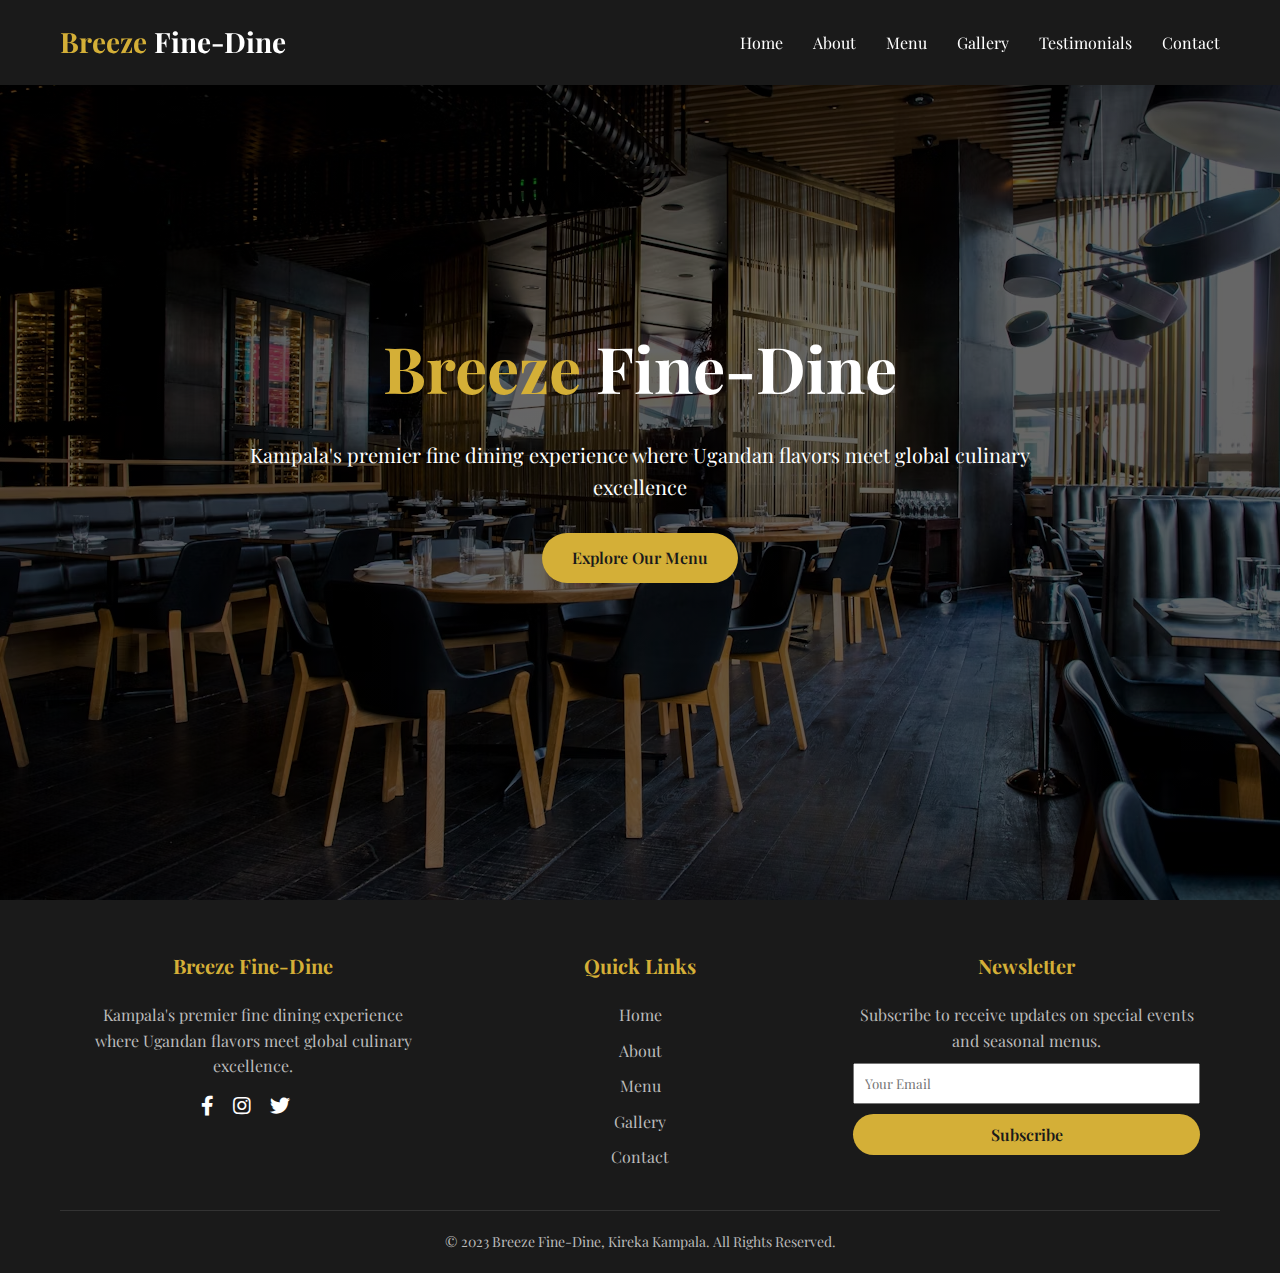
<file: index.html>
<!DOCTYPE html>
<html lang="en">
  <head>
    <meta charset="UTF-8" />
    <meta name="viewport" content="width=device-width, initial-scale=1.0" />
    <title>home</title>
    <link rel="stylesheet" href="style sheet.css" />
    <link
      href="https://fonts.googleapis.com/css2?family=Playfair+Display:wght@400;500;600;700&display=swap"
      rel="stylesheet"
    />
    <link
      rel="stylesheet"
      href="https://cdnjs.cloudflare.com/ajax/libs/font-awesome/5.15.3/css/all.min.css"
    />
    <link
      rel="shortcut icon"
      href="images/restaurant (1).png"
      type="image/x-icon"
    />
  </head>
  <body>
    <!-- Header -->
    <header>
      <div class="container header-container">
        <div class="logo">Breeze <span>Fine-Dine</span></div>
        <nav>
          <ul>
            <li><a href="home.html">Home</a></li>
            <li><a href="about.html">About</a></li>
            <li><a href="menu.html">Menu</a></li>
            <li><a href="gallery.html">Gallery</a></li>
            <li><a href="testimonials.html">Testimonials</a></li>
            <li><a href="contacts.html">Contact</a></li>
          </ul>
        </nav>
      </div>
    </header>

    <!-- Hero Section -->
    <section class="hero" id="home">
      <div class="hero-content">
        <h1>Breeze <span>Fine-Dine</span></h1>
        <p>
          Kampala's premier fine dining experience where Ugandan flavors meet
          global culinary excellence
        </p>
        <a href="/menu.html" class="btn">Explore Our Menu</a>
      </div>
    </section>

    <!-- Footer -->
    <footer>
      <div class="container">
        <div class="footer-content">
          <div class="footer-section">
            <h3>Breeze Fine-Dine</h3>
            <p>
              Kampala's premier fine dining experience where Ugandan flavors
              meet global culinary excellence.
            </p>
            <div class="social-icons">
              <a href="#"><i class="fab fa-facebook-f"></i></a>
              <a href="#"><i class="fab fa-instagram"></i></a>
              <a href="#"><i class="fab fa-twitter"></i></a>
            </div>
          </div>
          <div class="footer-section">
            <h3>Quick Links</h3>
            <a href="/home.html">Home</a>
            <a href="/about.html">About</a>
            <a href="/menu.html">Menu</a>
            <a href="/gallery.html">Gallery</a>
            <a href="/contacts.html">Contact</a>
          </div>
          <div class="footer-section">
            <h3>Newsletter</h3>
            <p>
              Subscribe to receive updates on special events and seasonal menus.
            </p>
            <form>
              <input
                type="email"
                placeholder="Your Email"
                style="padding: 10px; width: 100%; margin-bottom: 10px"
              />
              <button
                type="submit"
                class="btn"
                style="width: 100%; padding: 10px"
              >
                Subscribe
              </button>
            </form>
          </div>
        </div>
        <div class="copyright">
          <p>
            &copy; 2023 Breeze Fine-Dine, Kireka Kampala. All Rights Reserved.
          </p>
        </div>
      </div>
    </footer>
  </body>
</html>
</file>
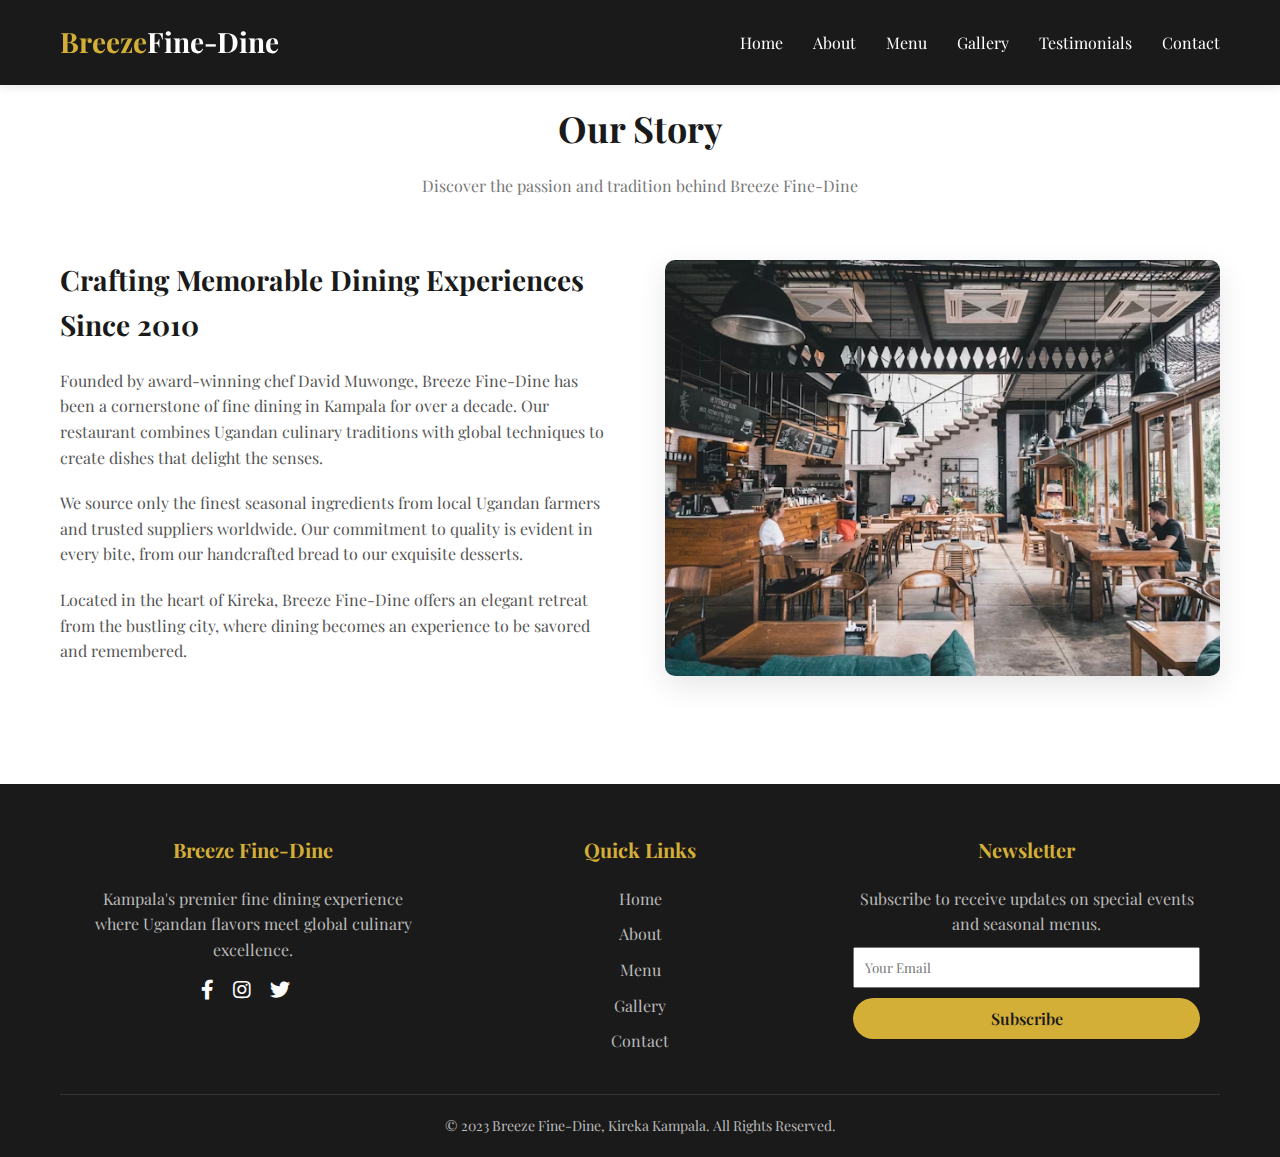
<file: about.html>
<!DOCTYPE html>
<html lang="en">
  <head>
    <meta charset="UTF-8" />
    <meta name="viewport" content="width=device-width, initial-scale=1.0" />
    <title>About</title>

    <link rel="stylesheet" href="style sheet.css" />
    <link
      href="https://fonts.googleapis.com/css2?family=Playfair+Display:wght@400;500;600;700&display=swap"
      rel="stylesheet"
    />
    <link
      rel="stylesheet"
      href="https://cdnjs.cloudflare.com/ajax/libs/font-awesome/5.15.3/css/all.min.css"
    />
    <link
      rel="shortcut icon"
      href="images/restaurant (1).png"
      type="image/x-icon"
    />
  </head>
  <body>
    <!-- Header -->
    <header>
      <div class="container header-container">
        <div class="logo">Breeze<span>Fine-Dine</span></div>
        <nav>
          <ul>
            <li><a href="home.html">Home</a></li>
            <li><a href="about.html">About</a></li>
            <li><a href="menu.html">Menu</a></li>
            <li><a href="gallery.html">Gallery</a></li>
            <li><a href="testimonials.html">Testimonials</a></li>
            <li><a href="contacts.html">Contact</a></li>
          </ul>
        </nav>
      </div>
    </header>

    <!-- About Section -->
    <section class="about" id="about">
      <div class="container">
        <div class="section-title">
          <h2>Our Story</h2>
          <p>Discover the passion and tradition behind Breeze Fine-Dine</p>
        </div>
        <div class="about-content">
          <div class="about-text">
            <h3>Crafting Memorable Dining Experiences Since 2010</h3>
            <p>
              Founded by award-winning chef David Muwonge, Breeze Fine-Dine has
              been a cornerstone of fine dining in Kampala for over a decade.
              Our restaurant combines Ugandan culinary traditions with global
              techniques to create dishes that delight the senses.
            </p>
            <p>
              We source only the finest seasonal ingredients from local Ugandan
              farmers and trusted suppliers worldwide. Our commitment to quality
              is evident in every bite, from our handcrafted bread to our
              exquisite desserts.
            </p>
            <p>
              Located in the heart of Kireka, Breeze Fine-Dine offers an elegant
              retreat from the bustling city, where dining becomes an experience
              to be savored and remembered.
            </p>
          </div>
          <div class="about-image">
            <img src="images/image12.avif" alt="Chef preparing food" />
          </div>
        </div>
      </div>
    </section>

    <!-- Footer -->
    <footer>
      <div class="container">
        <div class="footer-content">
          <div class="footer-section">
            <h3>Breeze Fine-Dine</h3>
            <p>
              Kampala's premier fine dining experience where Ugandan flavors
              meet global culinary excellence.
            </p>
            <div class="social-icons">
              <a href="#"><i class="fab fa-facebook-f"></i></a>
              <a href="#"><i class="fab fa-instagram"></i></a>
              <a href="#"><i class="fab fa-twitter"></i></a>
            </div>
          </div>
          <div class="footer-section">
            <h3>Quick Links</h3>
            <a href="/home.html">Home</a>
            <a href="/about.html">About</a>
            <a href="/menu.html">Menu</a>
            <a href="/gallery.html">Gallery</a>
            <a href="/contacts.html">Contact</a>
          </div>
          <div class="footer-section">
            <h3>Newsletter</h3>
            <p>
              Subscribe to receive updates on special events and seasonal menus.
            </p>
            <form>
              <input
                type="email"
                placeholder="Your Email"
                style="padding: 10px; width: 100%; margin-bottom: 10px"
              />
              <button
                type="submit"
                class="btn"
                style="width: 100%; padding: 10px"
              >
                Subscribe
              </button>
            </form>
          </div>
        </div>
        <div class="copyright">
          <p>
            &copy; 2023 Breeze Fine-Dine, Kireka Kampala. All Rights Reserved.
          </p>
        </div>
      </div>
    </footer>
  </body>
</html>
</file>
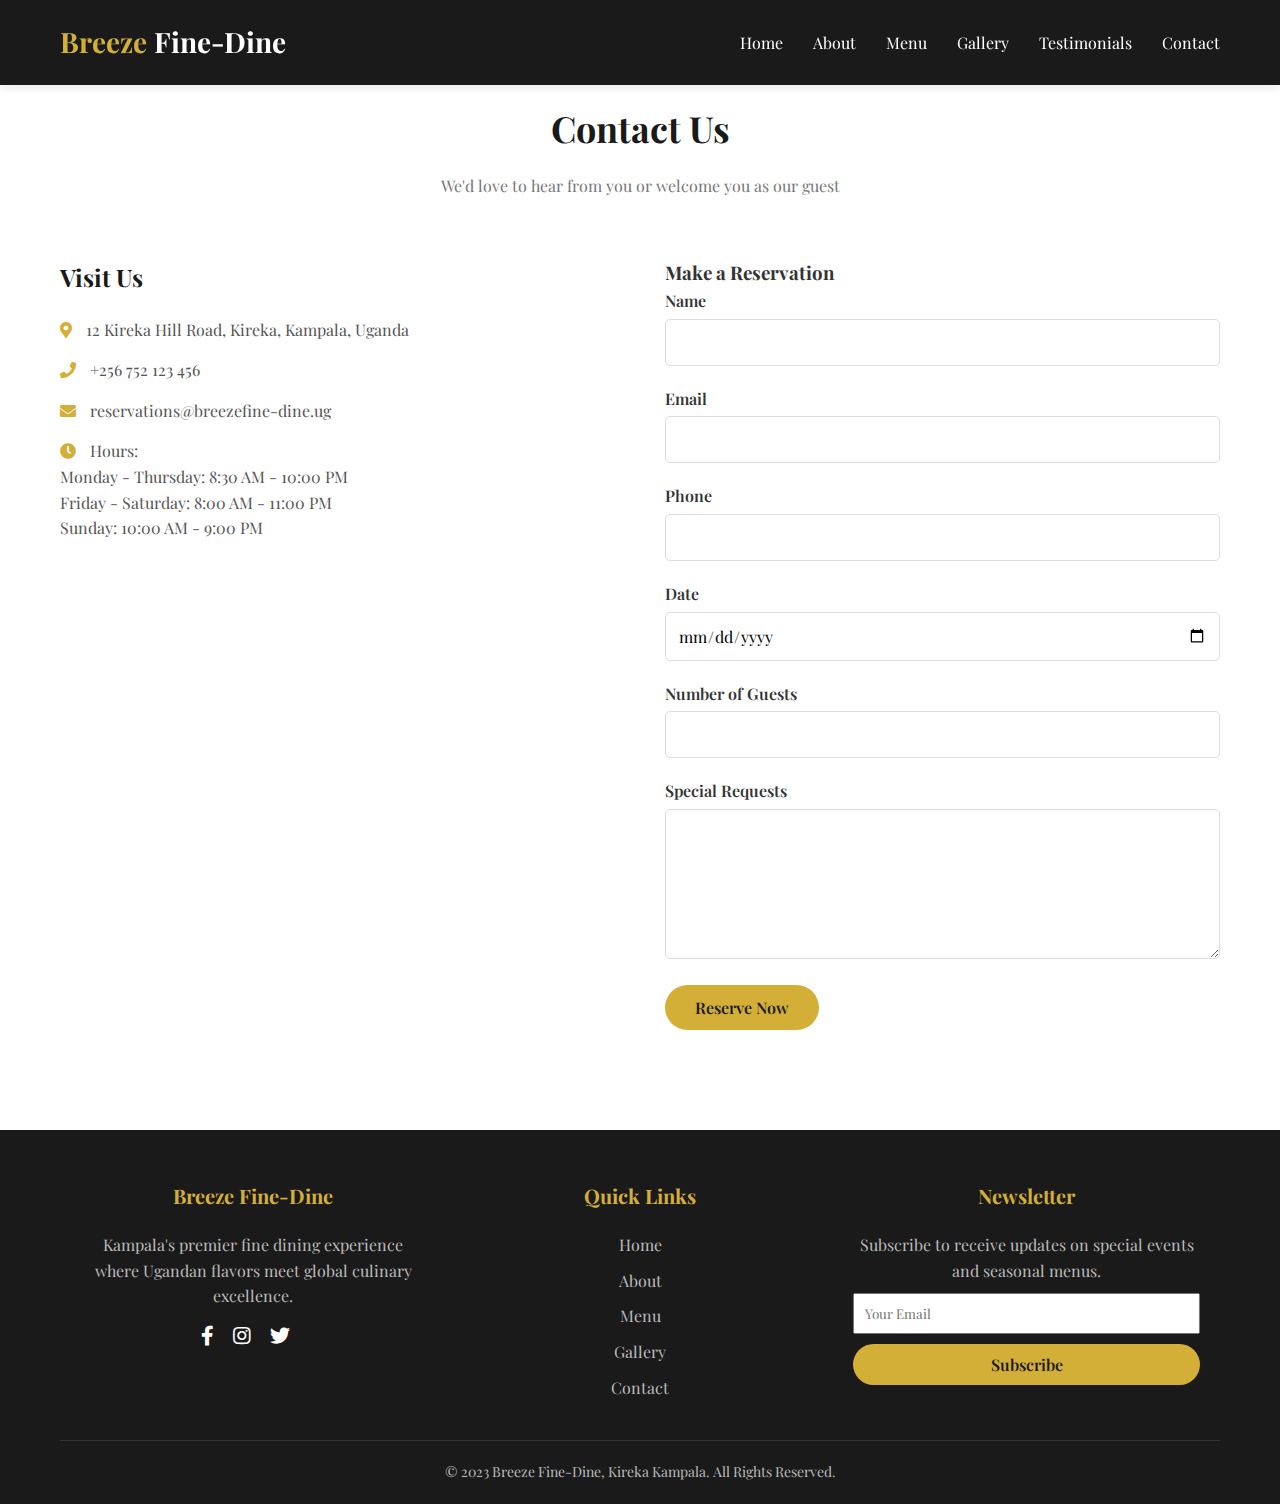
<file: contacts.html>
<!DOCTYPE html>
<html lang="en">
  <head>
    <meta charset="UTF-8" />
    <meta name="viewport" content="width=device-width, initial-scale=1.0" />
    <title>contacts</title>
    <link rel="stylesheet" href="style sheet.css" />
    <link
      href="https://fonts.googleapis.com/css2?family=Playfair+Display:wght@400;500;600;700&display=swap"
      rel="stylesheet"
    />
    <link
      rel="stylesheet"
      href="https://cdnjs.cloudflare.com/ajax/libs/font-awesome/5.15.3/css/all.min.css"
    />
    <link
      rel="shortcut icon"
      href="images/restaurant (1).png"
      type="image/x-icon"
    />
  </head>
  <body>
    <!-- Header -->
    <header>
      <div class="container header-container">
        <div class="logo">Breeze <span> Fine-Dine</span></div>
        <nav>
          <ul>
            <li><a href="home.html">Home</a></li>
            <li><a href="about.html">About</a></li>
            <li><a href="menu.html">Menu</a></li>
            <li><a href="gallery.html">Gallery</a></li>
            <li><a href="testimonials.html">Testimonials</a></li>
            <li><a href="contacts.html">Contact</a></li>
          </ul>
        </nav>
      </div>
    </header>

    <!-- Contact Section -->
    <section class="contact" id="contact">
      <div class="container">
        <div class="section-title">
          <h2>Contact Us</h2>
          <p>We'd love to hear from you or welcome you as our guest</p>
        </div>
        <div class="contact-container">
          <div class="contact-info">
            <h3>Visit Us</h3>
            <p>
              <i class="fas fa-map-marker-alt"></i> 12 Kireka Hill Road, Kireka,
              Kampala, Uganda
            </p>
            <p><i class="fas fa-phone"></i> +256 752 123 456</p>
            <p>
              <i class="fas fa-envelope"></i> reservations@breezefine-dine.ug
            </p>
            <p>
              <i class="fas fa-clock"></i> Hours:<br />
              Monday - Thursday: 8:30 AM - 10:00 PM<br />
              Friday - Saturday: 8:00 AM - 11:00 PM<br />
              Sunday: 10:00 AM - 9:00 PM
            </p>
            <iframe
              src="https://www.google.com/maps/embed?pb=!1m18!1m12!1m3!1d3989.7536223157963!2d32.6490616147539!3d0.3477229997128305!2m3!1f0!2f0!3f0!3m2!1i1024!2i768!4f13.1!3m3!1m2!1s0x177dbb6e8a6f1e1d%3A0x1a5fc7e5b0f8b0a4!2sKireka%2C%20Kampala%2C%20Uganda!5e0!3m2!1sen!2sus!4v1620000000000!5m2!1sen!2sus"
              width="100%"
              height="300"
              style="border: 0; margin-top: 20px"
              allowfullscreen=""
              loading="lazy"
            ></iframe>
          </div>
          <div class="contact-form">
            <h3>Make a Reservation</h3>
            <form>
              <div class="form-group">
                <label for="name">Name</label>
                <input type="text" id="name" required />
              </div>
              <div class="form-group">
                <label for="email">Email</label>
                <input type="email" id="email" required />
              </div>
              <div class="form-group">
                <label for="phone">Phone</label>
                <input type="tel" id="phone" required />
              </div>
              <div class="form-group">
                <label for="date">Date</label>
                <input type="date" id="date" required />
              </div>
              <div class="form-group">
                <label for="guests">Number of Guests</label>
                <input type="number" id="guests" min="1" required />
              </div>
              <div class="form-group">
                <label for="message">Special Requests</label>
                <textarea id="message"></textarea>
              </div>
              <button type="submit" class="btn">Reserve Now</button>
            </form>
          </div>
        </div>
      </div>
    </section>

    <!-- Footer -->
    <footer>
      <div class="container">
        <div class="footer-content">
          <div class="footer-section">
            <h3>Breeze Fine-Dine</h3>
            <p>
              Kampala's premier fine dining experience where Ugandan flavors
              meet global culinary excellence.
            </p>
            <div class="social-icons">
              <a href="https://facebook.com"
                ><i class="fab fa-facebook-f"></i
              ></a>
              <a href="https://instagram.com.com"
                ><i class="fab fa-instagram"></i
              ></a>
              <a href="https://twitter.com"><i class="fab fa-twitter"></i></a>
            </div>
          </div>
          <div class="footer-section">
            <h3>Quick Links</h3>
            <a href="#home">Home</a>
            <a href="#about">About</a>
            <a href="#menu">Menu</a>
            <a href="#gallery">Gallery</a>
            <a href="#contact">Contact</a>
          </div>
          <div class="footer-section">
            <h3>Newsletter</h3>
            <p>
              Subscribe to receive updates on special events and seasonal menus.
            </p>
            <form>
              <input
                type="email"
                placeholder="Your Email"
                style="padding: 10px; width: 100%; margin-bottom: 10px"
              />
              <button
                type="submit"
                class="btn"
                style="width: 100%; padding: 10px"
              >
                Subscribe
              </button>
            </form>
          </div>
        </div>
        <div class="copyright">
          <p>
            &copy; 2023 Breeze Fine-Dine, Kireka Kampala. All Rights Reserved.
          </p>
        </div>
      </div>
    </footer>
  </body>
</html>
</file>
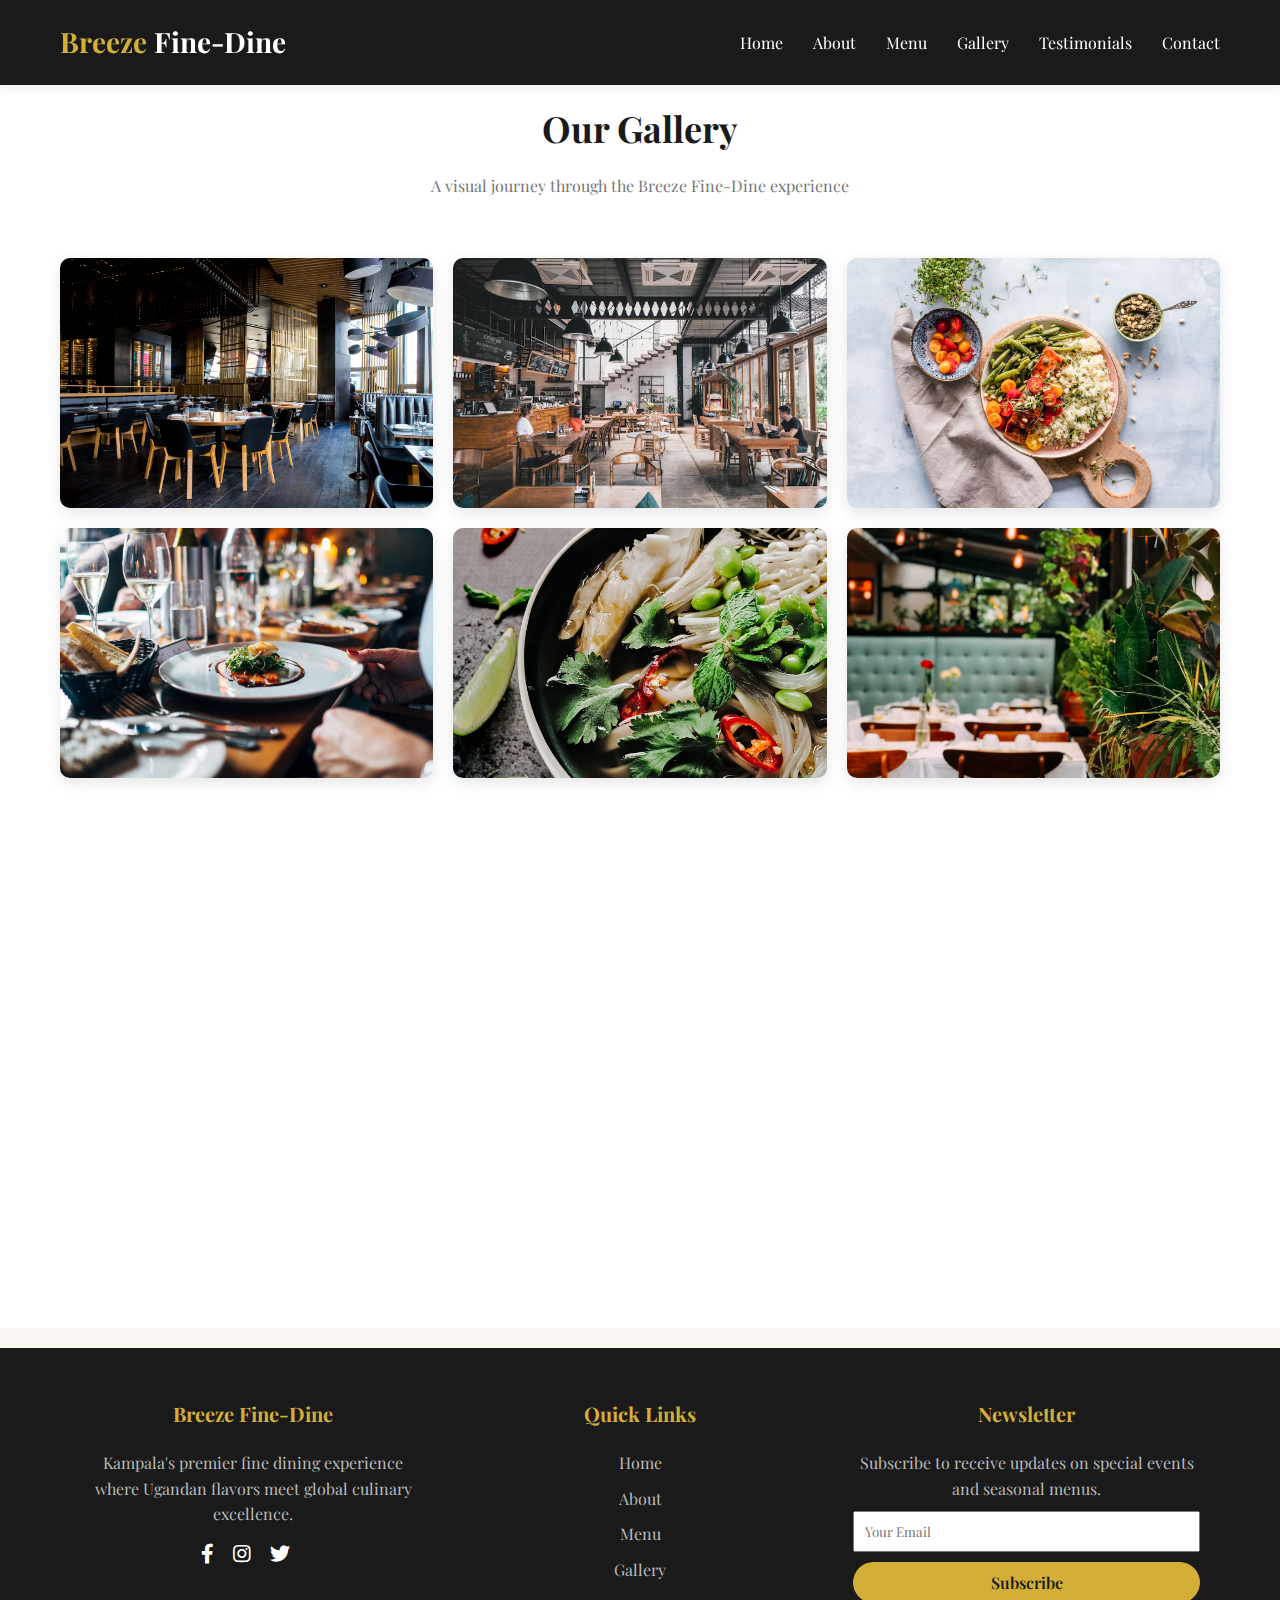
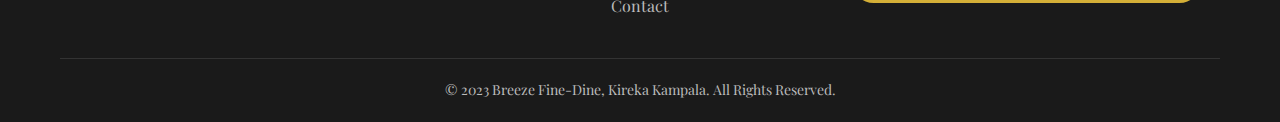
<file: gallery.html>
<!DOCTYPE html>
<html lang="en">
  <head>
    <meta charset="UTF-8" />
    <meta name="viewport" content="width=device-width, initial-scale=1.0" />
    <title>gallery</title>
    <link rel="stylesheet" href="style sheet.css" /><link
    href="https://fonts.googleapis.com/css2?family=Playfair+Display:wght@400;500;600;700&display=swap"
    rel="stylesheet"
  />
  <link
    rel="stylesheet"
    href="https://cdnjs.cloudflare.com/ajax/libs/font-awesome/5.15.3/css/all.min.css"
  />
  <link
      rel="shortcut icon"
      href="images/restaurant (1).png"
      type="image/x-icon"
    />
  </head>
  <body>
    <!-- Header -->
    <header>
      <div class="container header-container">
        <div class="logo">Breeze  <span> Fine-Dine</span></div>
        <nav>
          <ul>
            <li><a href="home.html">Home</a></li>
            <li><a href="about.html">About</a></li>
            <li><a href="menu.html">Menu</a></li>
            <li><a href="gallery.html">Gallery</a></li>
            <li><a href="testimonials.html">Testimonials</a></li>
            <li><a href="contacts.html">Contact</a></li>
          </ul>
        </nav>
      </div>
    </header>

    <!-- Gallery Section -->
    <section class="gallery" id="gallery">
      <div class="container">
        <div class="section-title">
          <h2>Our Gallery</h2>
          <p>A visual journey through the Breeze Fine-Dine experience</p>
        </div>
        <div class="gallery-container">
          <div class="gallery-item">
            <img
              src="images/image6.avif"
              alt="Restaurant Interior"
            />
            <div class="gallery-caption">Elegant Dining Room</div>
          </div>
          <div class="gallery-item">
            <img
              src="images/image7.avif"
              alt="Chef Cooking"
            />
            <div class="gallery-caption">Our Chef in Action</div>
          </div>
          <div class="gallery-item">
            <img
              src="images/image8.avif"
              alt="Food Presentation"
            />
            <div class="gallery-caption">Artistic Plating</div>
          </div>
          <div class="gallery-item">
            <img
              src="images/image9.avif"
              alt="Dessert Display"
            />
            <div class="gallery-caption">Decadent Desserts</div>
          </div>
          <div class="gallery-item">
            <img
              src="images/image10.avif"
              alt="Bar Area"
            />
            <div class="gallery-caption">Craft Cocktail Bar</div>
          </div>
          <div class="gallery-item">
            <img
              src="images/image11.avif"
              alt="Outdoor Seating"
            />
            <div class="gallery-caption">Garden Terrace</div>
          </div>
        </div>
      </div>
    </section>

    <!-- div for iframe youtube video -->
    <div class="iframe-div">
      <div class="iframe">
        <iframe  src="https://www.youtube.com/embed/tIiZBrDTrKQ?si=t4SLRyZIiArM9Uhw" title="Breeze Fine-Dine Toor" frameborder="0" allow="accelerometer; autoplay; clipboard-write; encrypted-media; gyroscope; picture-in-picture; web-share" referrerpolicy="strict-origin-when-cross-origin" allowfullscreen ></iframe>
      </div>
    </div>
    
      <!-- Footer -->
      <footer>
        <div class="container">
          <div class="footer-content">
            <div class="footer-section">
              <h3>Breeze Fine-Dine</h3>
              <p>
                Kampala's premier fine dining experience where Ugandan flavors
                meet global culinary excellence.
              </p>
              <div class="social-icons">
                <a href="#"><i class="fab fa-facebook-f"></i></a>
                <a href="#"><i class="fab fa-instagram"></i></a>
                <a href="#"><i class="fab fa-twitter"></i></a>
              </div>
            </div>
            <div class="footer-section">
              <h3>Quick Links</h3>
              <a href="/home.html">Home</a>
              <a href="/about.html">About</a>
              <a href="/menu.html">Menu</a>
              <a href="/gallery.html">Gallery</a>
              <a href="/contacts.html">Contact</a>
            </div>
            <div class="footer-section">
              <h3>Newsletter</h3>
              <p>
                Subscribe to receive updates on special events and seasonal
                menus.
              </p>
              <form>
                <input
                  type="email"
                  placeholder="Your Email"
                  style="padding: 10px; width: 100%; margin-bottom: 10px"
                />
                <button
                  type="submit"
                  class="btn"
                  style="width: 100%; padding: 10px"
                >
                  Subscribe
                </button>
              </form>
            </div>
          </div>
          <div class="copyright">
            <p>
              &copy; 2023 Breeze Fine-Dine, Kireka Kampala. All Rights Reserved.
            </p>
          </div>
        </div>
      </footer>
    </div>
  </body>
</html>
</file>
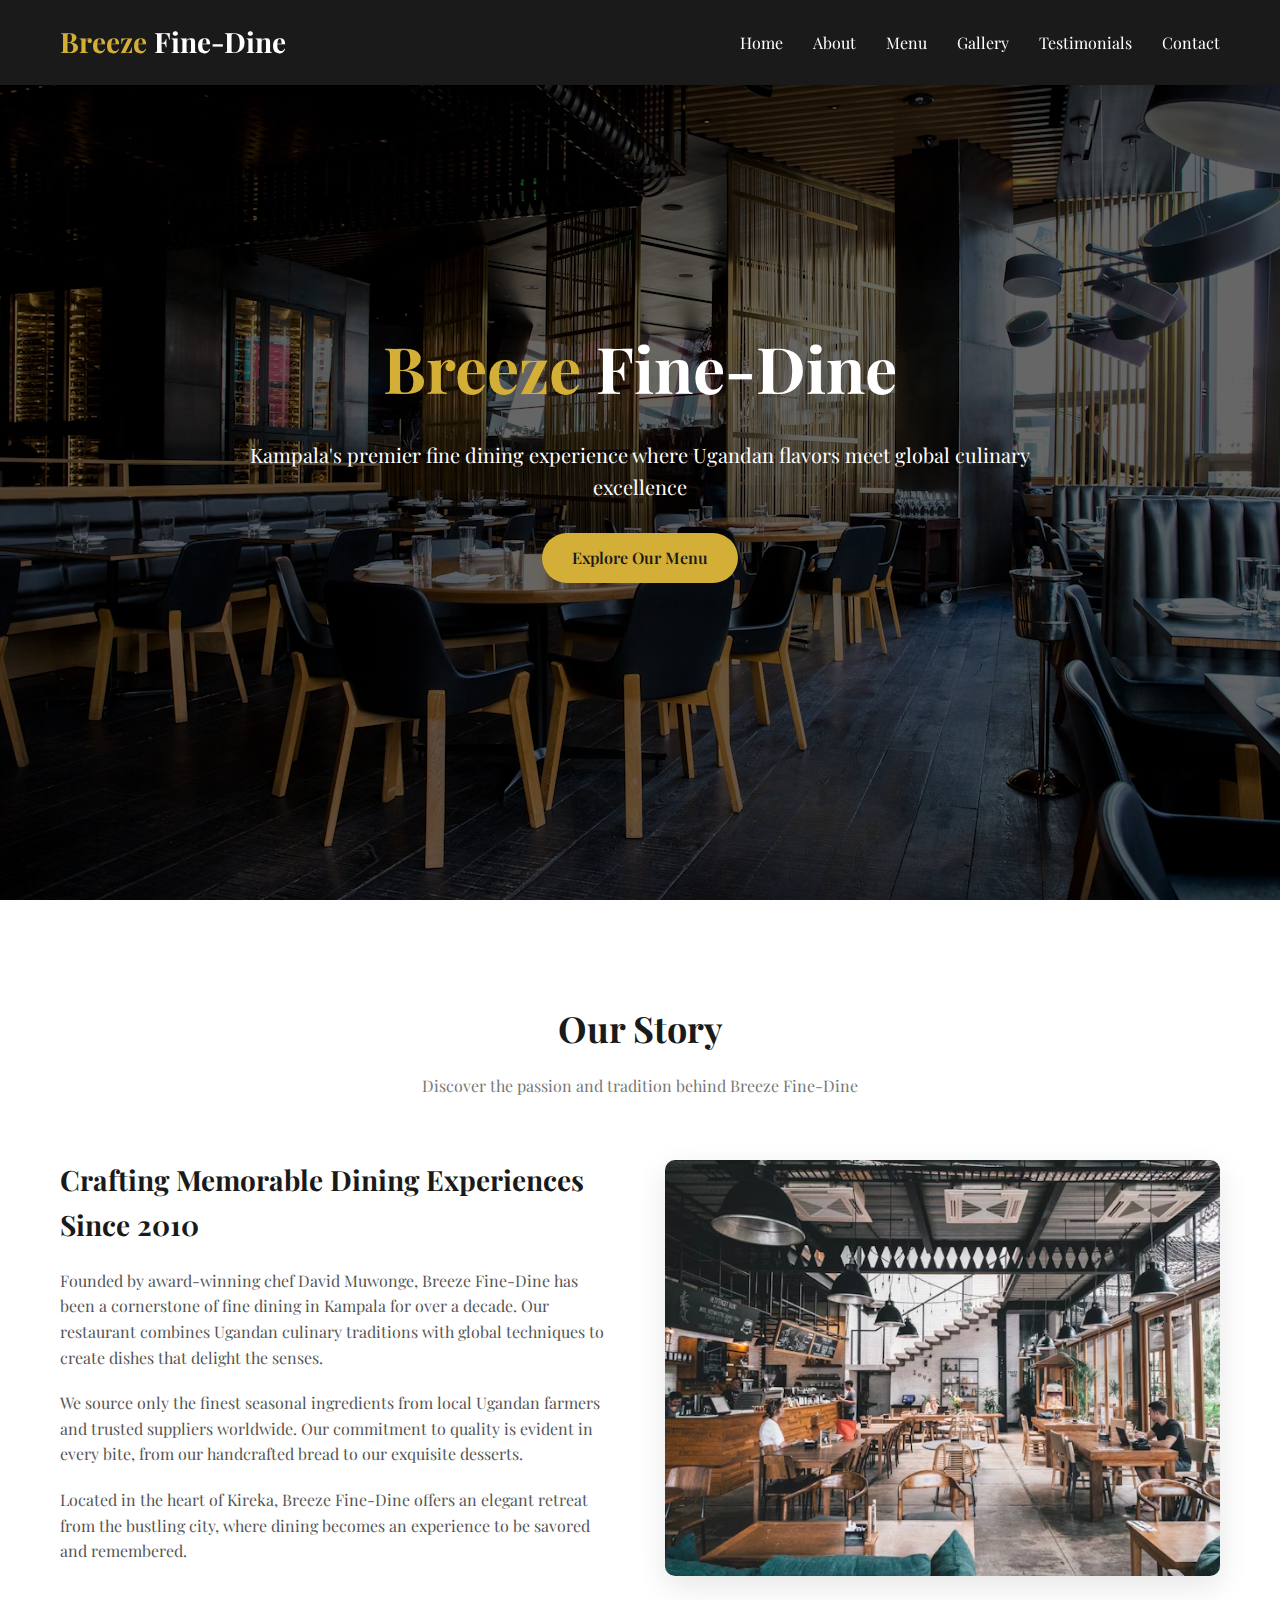
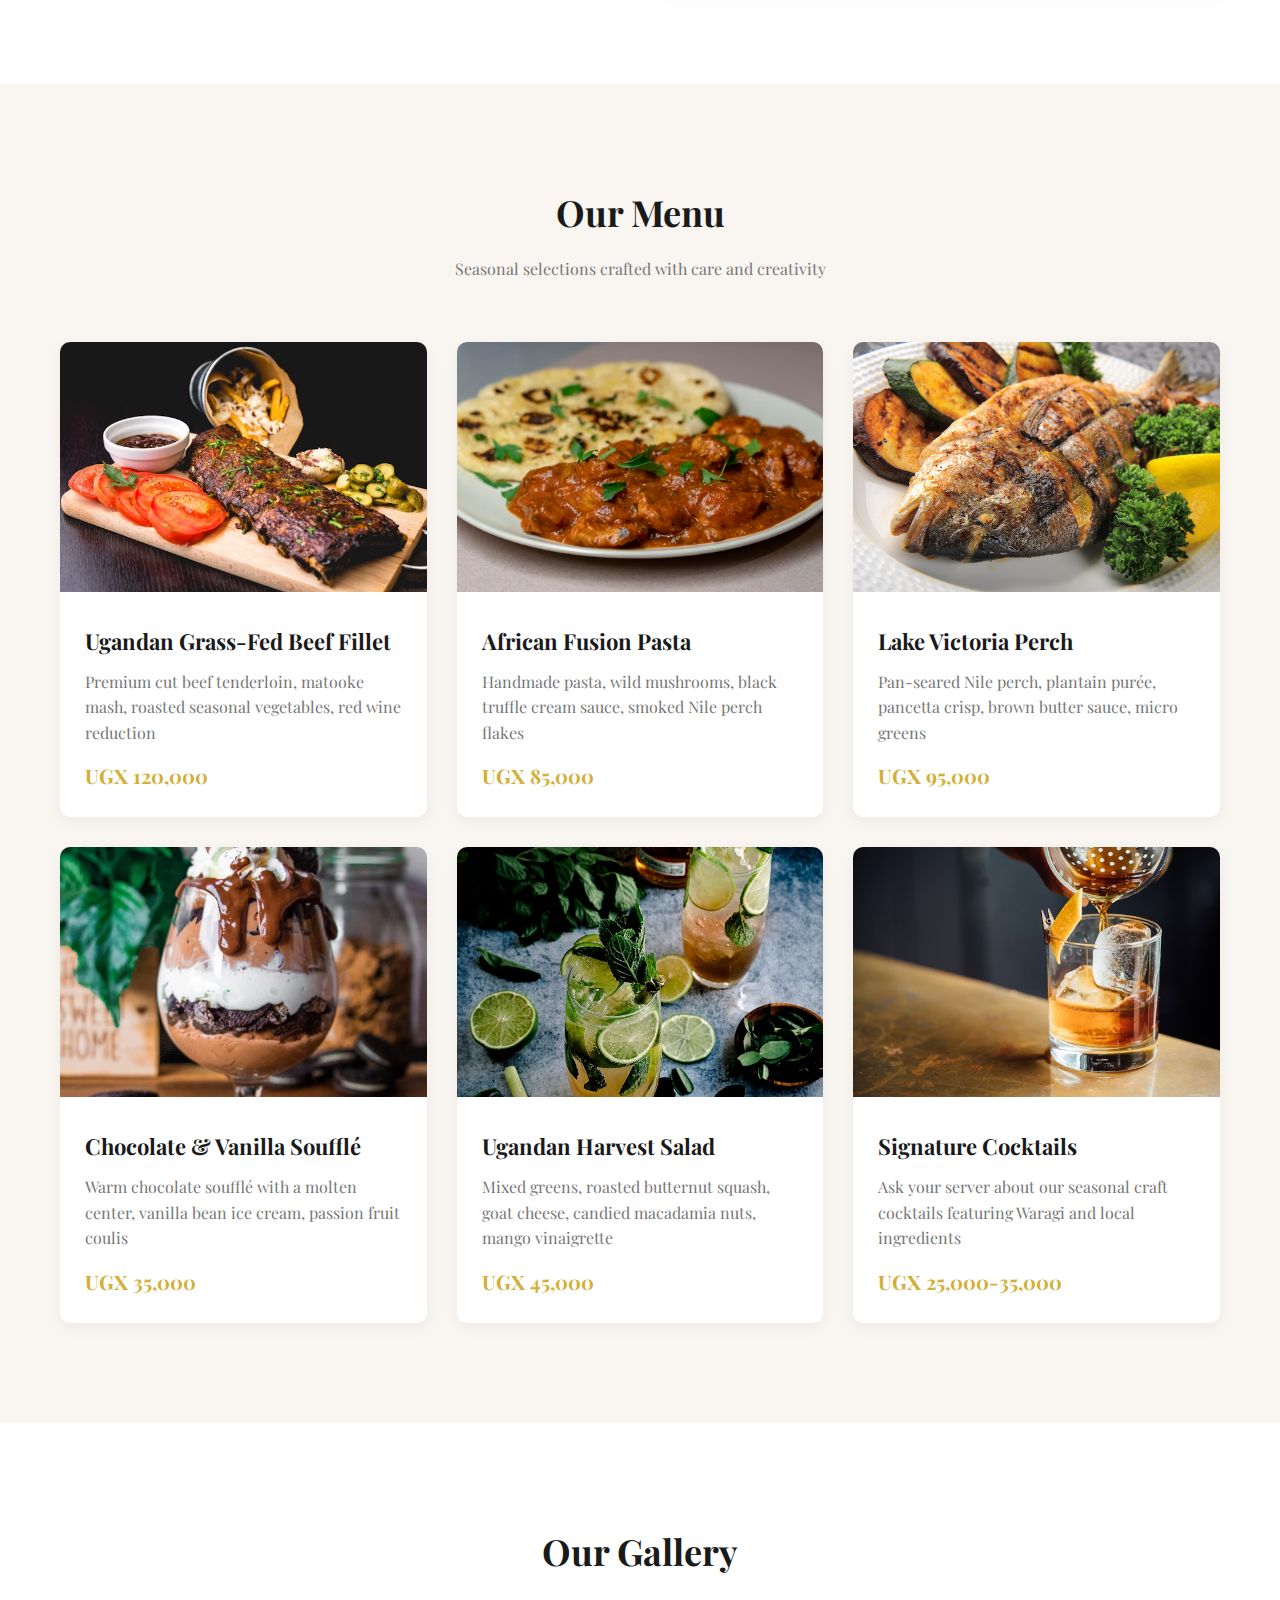
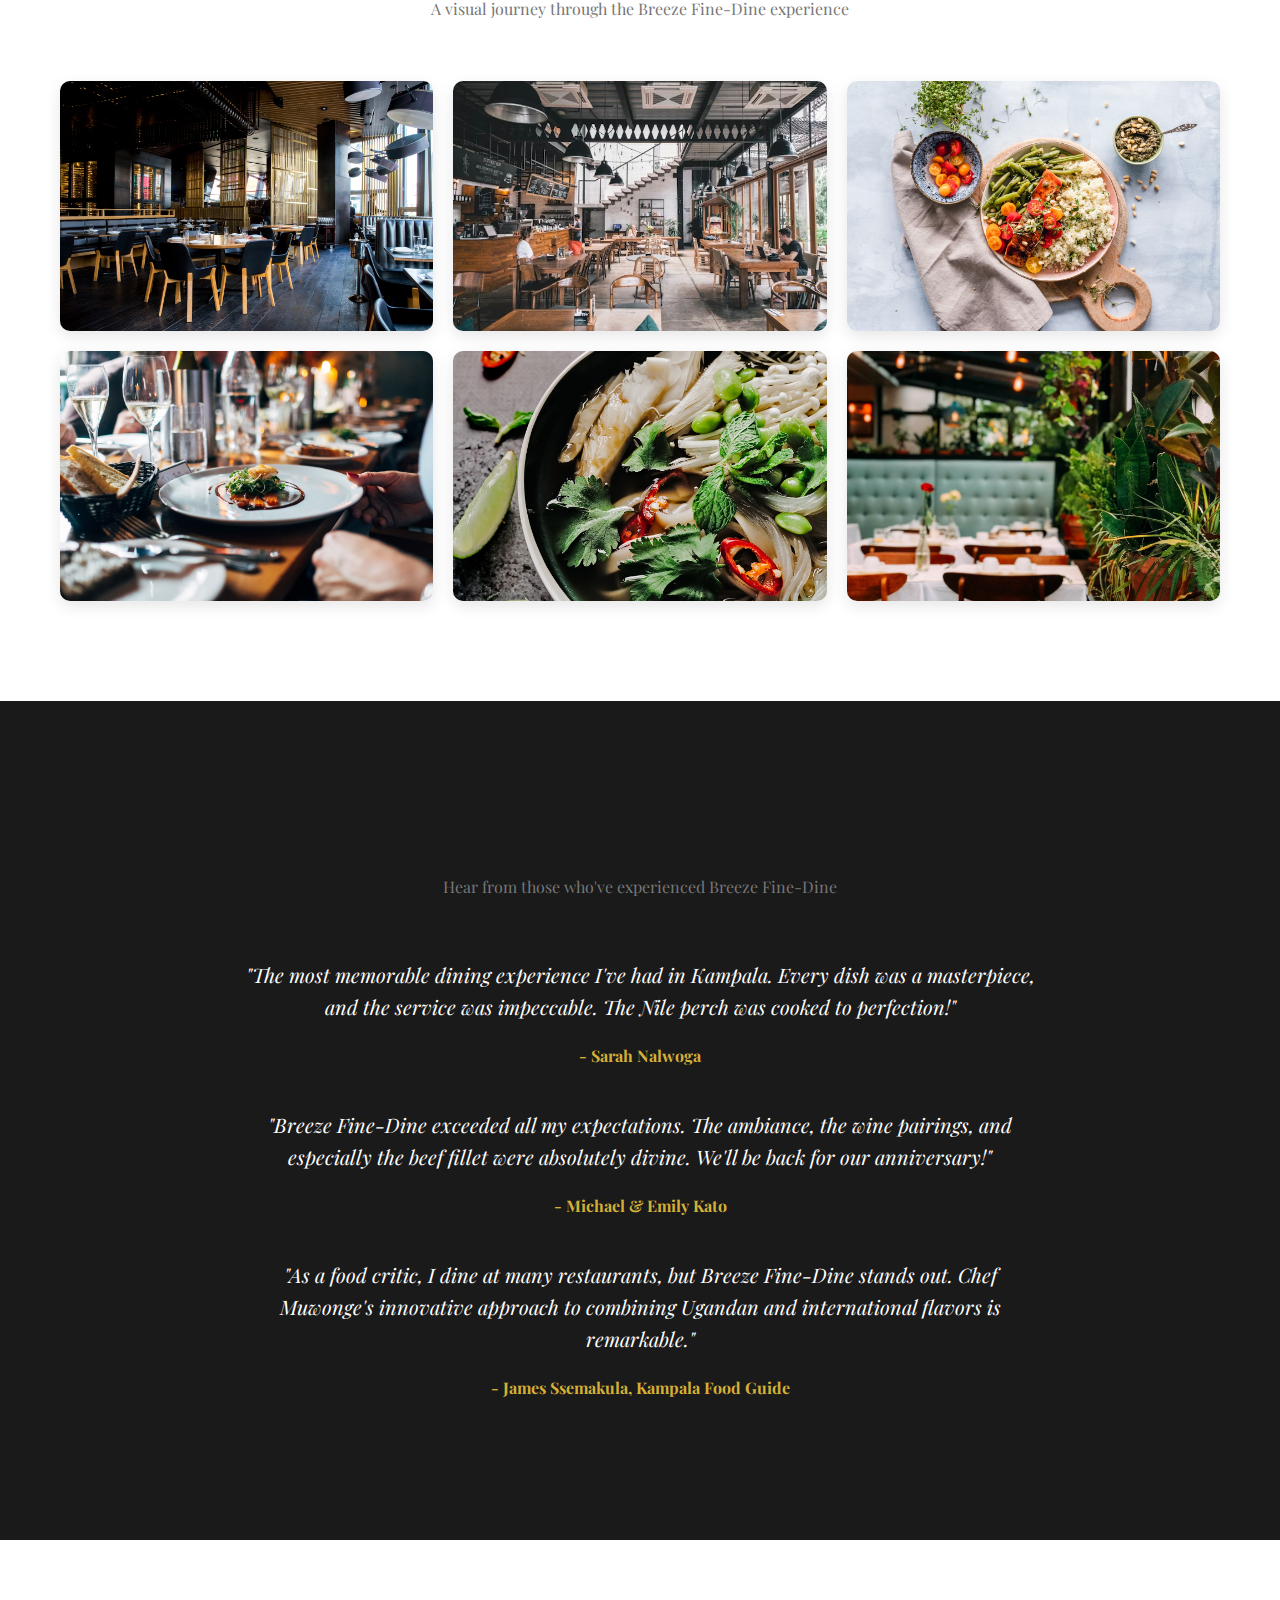
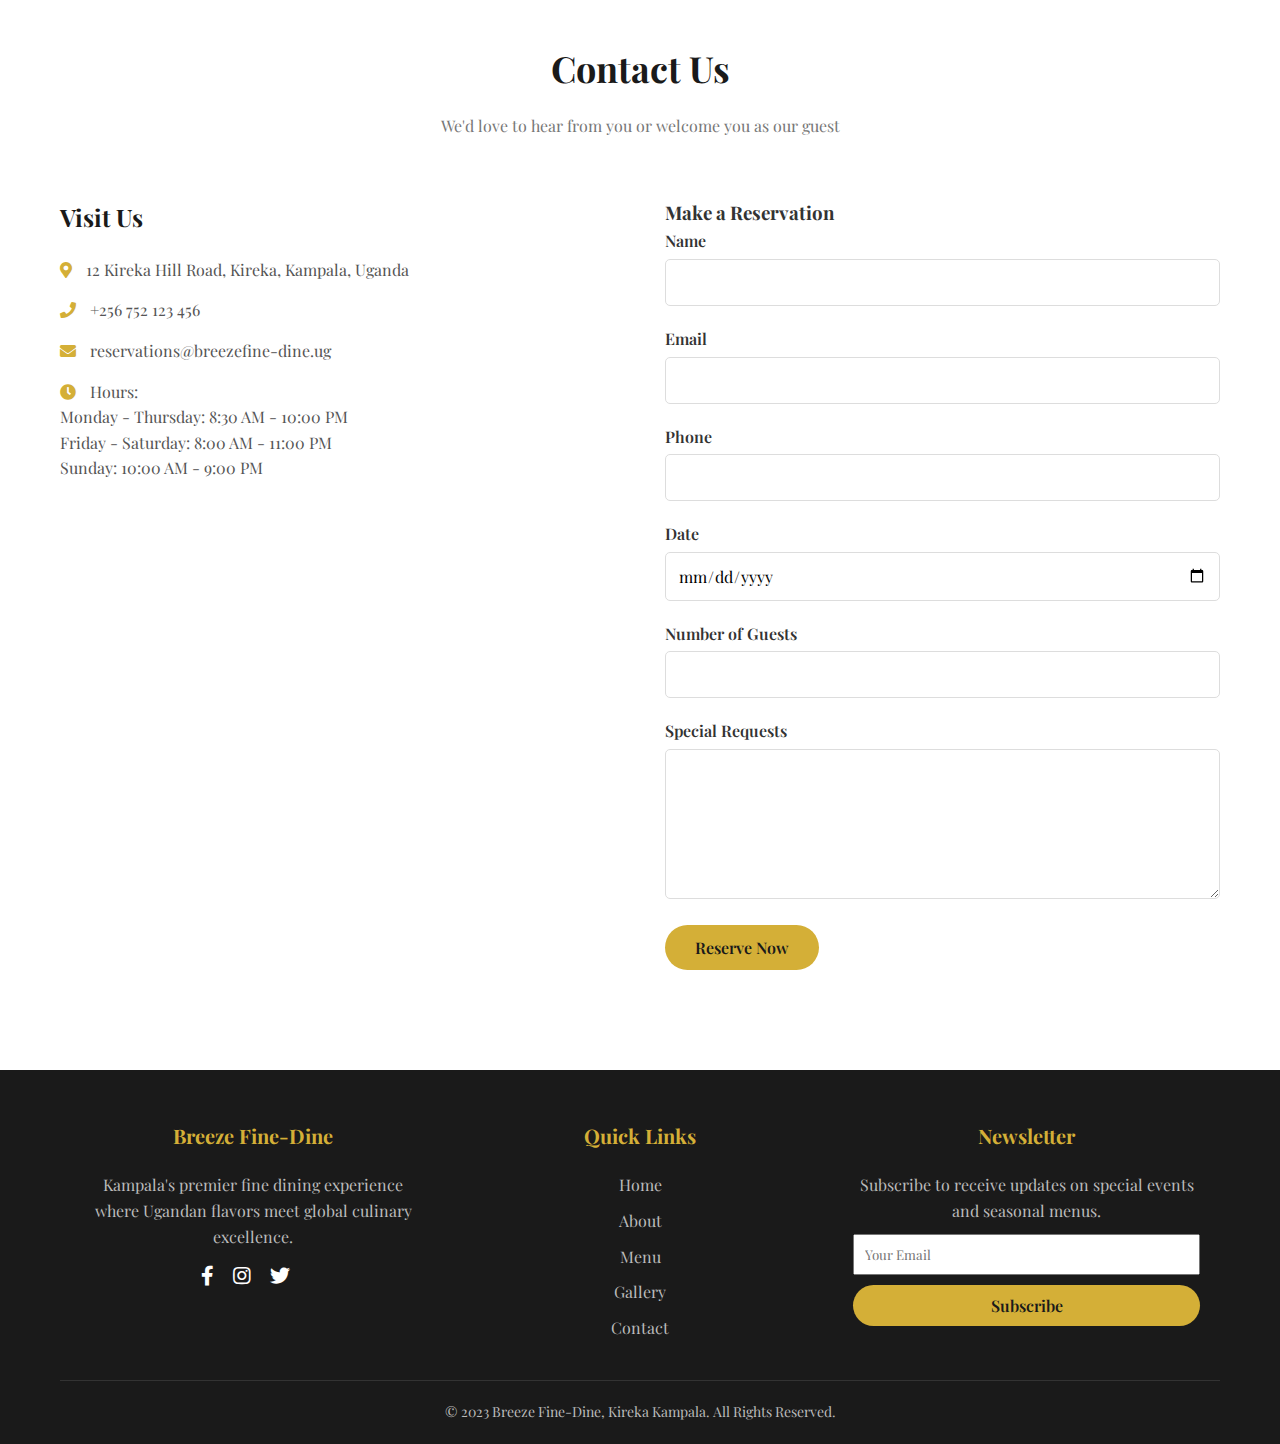
<file: landing page.html>
<!DOCTYPE html>
<html lang="en">
  <head>
    <meta charset="UTF-8" />
    <meta name="viewport" content="width=device-width, initial-scale=1.0" />
    <title>Breeze Fine-Dine - Fine Dining Experience | Kampala, Kireka</title>
    <style></style>
    <link
      href="https://fonts.googleapis.com/css2?family=Playfair+Display:wght@400;500;600;700&display=swap"
      rel="stylesheet"
    />
    <link
      rel="stylesheet"
      href="https://cdnjs.cloudflare.com/ajax/libs/font-awesome/5.15.3/css/all.min.css"
    />
    <link rel="stylesheet" href="style sheet.css" />
    <link
      rel="shortcut icon"
      href="images/restaurant (1).png"
      type="image/x-icon"
    />
  </head>
  <body>
    <!-- Header -->
    <header>
      <div class="container header-container">
        <div class="logo">Breeze <span>Fine-Dine</span></div>
        <nav>
          <ul>
            <li><a href="home.html">Home</a></li>
            <li><a href="about.html">About</a></li>
            <li><a href="menu.html">Menu</a></li>
            <li><a href="gallery.html">Gallery</a></li>
            <li><a href="testimonials.html">Testimonials</a></li>
            <li><a href="contacts.html">Contact</a></li>
          </ul>
        </nav>
      </div>
    </header>

    <!-- Hero Section -->
    <section class="hero" id="home">
      <div class="hero-content">
        <h1>Breeze <span>Fine-Dine</span></h1>
        <p>
          Kampala's premier fine dining experience where Ugandan flavors meet
          global culinary excellence
        </p>
        <a href="/menu.html" class="btn">Explore Our Menu</a>
      </div>
    </section>

    <!-- About Section -->
    <section class="about" id="about">
      <div class="container">
        <div class="section-title">
          <h2>Our Story</h2>
          <p>Discover the passion and tradition behind Breeze Fine-Dine</p>
        </div>
        <div class="about-content">
          <div class="about-text">
            <h3>Crafting Memorable Dining Experiences Since 2010</h3>
            <p>
              Founded by award-winning chef David Muwonge, Breeze Fine-Dine has
              been a cornerstone of fine dining in Kampala for over a decade.
              Our restaurant combines Ugandan culinary traditions with global
              techniques to create dishes that delight the senses.
            </p>
            <p>
              We source only the finest seasonal ingredients from local Ugandan
              farmers and trusted suppliers worldwide. Our commitment to quality
              is evident in every bite, from our handcrafted bread to our
              exquisite desserts.
            </p>
            <p>
              Located in the heart of Kireka, Breeze Fine-Dine offers an elegant
              retreat from the bustling city, where dining becomes an experience
              to be savored and remembered.
            </p>
          </div>
          <div class="about-image">
            <img src="images/image12.avif" alt="Chef preparing food" />
          </div>
        </div>
      </div>
    </section>

    <!-- Menu Section -->
    <section class="menu" id="menu">
      <div class="container">
        <div class="section-title">
          <h2>Our Menu</h2>
          <p>Seasonal selections crafted with care and creativity</p>
        </div>
        <div class="menu-items">
          <div class="menu-item">
            <img src="images/image1.avif" alt="Steak Dish" />
            <div class="menu-item-content">
              <h3>Ugandan Grass-Fed Beef Fillet</h3>
              <p>
                Premium cut beef tenderloin, matooke mash, roasted seasonal
                vegetables, red wine reduction
              </p>
              <div class="price">UGX 120,000</div>
            </div>
          </div>
          <div class="menu-item">
            <img src="images/image2.avif" alt="Pasta Dish" />
            <div class="menu-item-content">
              <h3>African Fusion Pasta</h3>
              <p>
                Handmade pasta, wild mushrooms, black truffle cream sauce,
                smoked Nile perch flakes
              </p>
              <div class="price">UGX 85,000</div>
            </div>
          </div>
          <div class="menu-item">
            <img src="images/fish 1.jpg" alt="Seafood Dish" />
            <div class="menu-item-content">
              <h3>Lake Victoria Perch</h3>
              <p>
                Pan-seared Nile perch, plantain purée, pancetta crisp, brown
                butter sauce, micro greens
              </p>
              <div class="price">UGX 95,000</div>
            </div>
          </div>
          <div class="menu-item">
            <img src="images/image3.avif" alt="Dessert" />
            <div class="menu-item-content">
              <h3>Chocolate & Vanilla Soufflé</h3>
              <p>
                Warm chocolate soufflé with a molten center, vanilla bean ice
                cream, passion fruit coulis
              </p>
              <div class="price">UGX 35,000</div>
            </div>
          </div>
          <div class="menu-item">
            <img src="images/image4.avif" alt="Salad" />
            <div class="menu-item-content">
              <h3>Ugandan Harvest Salad</h3>
              <p>
                Mixed greens, roasted butternut squash, goat cheese, candied
                macadamia nuts, mango vinaigrette
              </p>
              <div class="price">UGX 45,000</div>
            </div>
          </div>
          <div class="menu-item">
            <img src="images/image5.avif" alt="Cocktail" />
            <div class="menu-item-content">
              <h3>Signature Cocktails</h3>
              <p>
                Ask your server about our seasonal craft cocktails featuring
                Waragi and local ingredients
              </p>
              <div class="price">UGX 25,000-35,000</div>
            </div>
          </div>
        </div>
      </div>
    </section>

    <!-- Gallery Section -->
    <section class="gallery" id="gallery">
      <div class="container">
        <div class="section-title">
          <h2>Our Gallery</h2>
          <p>A visual journey through the Breeze Fine-Dine experience</p>
        </div>
        <div class="gallery-container">
          <div class="gallery-item">
            <img src="images/image6.avif" alt="Restaurant Interior" />
            <div class="gallery-caption">Elegant Dining Room</div>
          </div>
          <div class="gallery-item">
            <img src="images/image7.avif" alt="Chef Cooking" />
            <div class="gallery-caption">Our Chef in Action</div>
          </div>
          <div class="gallery-item">
            <img src="images/image8.avif" alt="Food Presentation" />
            <div class="gallery-caption">Artistic Plating</div>
          </div>
          <div class="gallery-item">
            <img src="images/image9.avif" alt="Dessert Display" />
            <div class="gallery-caption">Decadent Desserts</div>
          </div>
          <div class="gallery-item">
            <img src="images/image10.avif" alt="Bar Area" />
            <div class="gallery-caption">Craft Cocktail Bar</div>
          </div>
          <div class="gallery-item">
            <img src="images/image11.avif" alt="Outdoor Seating" />
            <div class="gallery-caption">Garden Terrace</div>
          </div>
        </div>
      </div>
    </section>

    <!-- Testimonials Section -->
    <section class="testimonials" id="testimonials">
      <div class="container">
        <div class="section-title">
          <h2>What Our Guests Say</h2>
          <p>Hear from those who've experienced Breeze Fine-Dine</p>
        </div>
        <div class="testimonial-container">
          <div class="testimonial">
            <p>
              "The most memorable dining experience I've had in Kampala. Every
              dish was a masterpiece, and the service was impeccable. The Nile
              perch was cooked to perfection!"
            </p>
            <div class="testimonial-author">- Sarah Nalwoga</div>
          </div>
          <div class="testimonial">
            <p>
              "Breeze Fine-Dine exceeded all my expectations. The ambiance, the
              wine pairings, and especially the beef fillet were absolutely
              divine. We'll be back for our anniversary!"
            </p>
            <div class="testimonial-author">- Michael & Emily Kato</div>
          </div>
          <div class="testimonial">
            <p>
              "As a food critic, I dine at many restaurants, but Breeze
              Fine-Dine stands out. Chef Muwonge's innovative approach to
              combining Ugandan and international flavors is remarkable."
            </p>
            <div class="testimonial-author">
              - James Ssemakula, Kampala Food Guide
            </div>
          </div>
        </div>
      </div>
    </section>

    <!-- Contact Section -->
    <section class="contact" id="contact">
      <div class="container">
        <div class="section-title">
          <h2>Contact Us</h2>
          <p>We'd love to hear from you or welcome you as our guest</p>
        </div>
        <div class="contact-container">
          <div class="contact-info">
            <h3>Visit Us</h3>
            <p>
              <i class="fas fa-map-marker-alt"></i> 12 Kireka Hill Road, Kireka,
              Kampala, Uganda
            </p>
            <p><i class="fas fa-phone"></i> +256 752 123 456</p>
            <p>
              <i class="fas fa-envelope"></i> reservations@breezefine-dine.ug
            </p>
            <p>
              <i class="fas fa-clock"></i> Hours:<br />
              Monday - Thursday: 8:30 AM - 10:00 PM<br />
              Friday - Saturday: 8:00 AM - 11:00 PM<br />
              Sunday: 10:00 AM - 9:00 PM
            </p>
            <iframe
              src="https://www.google.com/maps/embed?pb=!1m18!1m12!1m3!1d3989.7536223157963!2d32.6490616147539!3d0.3477229997128305!2m3!1f0!2f0!3f0!3m2!1i1024!2i768!4f13.1!3m3!1m2!1s0x177dbb6e8a6f1e1d%3A0x1a5fc7e5b0f8b0a4!2sKireka%2C%20Kampala%2C%20Uganda!5e0!3m2!1sen!2sus!4v1620000000000!5m2!1sen!2sus"
              width="100%"
              height="300"
              style="border: 0; margin-top: 20px"
              allowfullscreen=""
              loading="lazy"
            ></iframe>
          </div>
          <div class="contact-form">
            <h3>Make a Reservation</h3>
            <form>
              <div class="form-group">
                <label for="name">Name</label>
                <input type="text" id="name" required />
              </div>
              <div class="form-group">
                <label for="email">Email</label>
                <input type="email" id="email" required />
              </div>
              <div class="form-group">
                <label for="phone">Phone</label>
                <input type="tel" id="phone" required />
              </div>
              <div class="form-group">
                <label for="date">Date</label>
                <input type="date" id="date" required />
              </div>
              <div class="form-group">
                <label for="guests">Number of Guests</label>
                <input type="number" id="guests" min="1" required />
              </div>
              <div class="form-group">
                <label for="message">Special Requests</label>
                <textarea id="message"></textarea>
              </div>
              <button type="submit" class="btn">Reserve Now</button>
            </form>
          </div>
        </div>
      </div>
    </section>

    <!-- Footer -->
    <footer>
      <div class="container">
        <div class="footer-content">
          <div class="footer-section">
            <h3>Breeze Fine-Dine</h3>
            <p>
              Kampala's premier fine dining experience where Ugandan flavors
              meet global culinary excellence.
            </p>
            <div class="social-icons">
              <a href="https://facebook.com"
                ><i class="fab fa-facebook-f"></i
              ></a>
              <a href="https://instagram.com.com"
                ><i class="fab fa-instagram"></i
              ></a>
              <a href="https://twitter.com"><i class="fab fa-twitter"></i></a>
            </div>
          </div>
          <div class="footer-section">
            <h3>Quick Links</h3>
            <a href="#home">Home</a>
            <a href="#about">About</a>
            <a href="#menu">Menu</a>
            <a href="#gallery">Gallery</a>
            <a href="#contact">Contact</a>
          </div>
          <div class="footer-section">
            <h3>Newsletter</h3>
            <p>
              Subscribe to receive updates on special events and seasonal menus.
            </p>
            <form>
              <input
                type="email"
                placeholder="Your Email"
                style="padding: 10px; width: 100%; margin-bottom: 10px"
              />
              <button
                type="submit"
                class="btn"
                style="width: 100%; padding: 10px"
              >
                Subscribe
              </button>
            </form>
          </div>
        </div>
        <div class="copyright">
          <p>
            &copy; 2023 Breeze Fine-Dine, Kireka Kampala. All Rights Reserved.
          </p>
        </div>
      </div>
    </footer>
  </body>
</html>
</file>
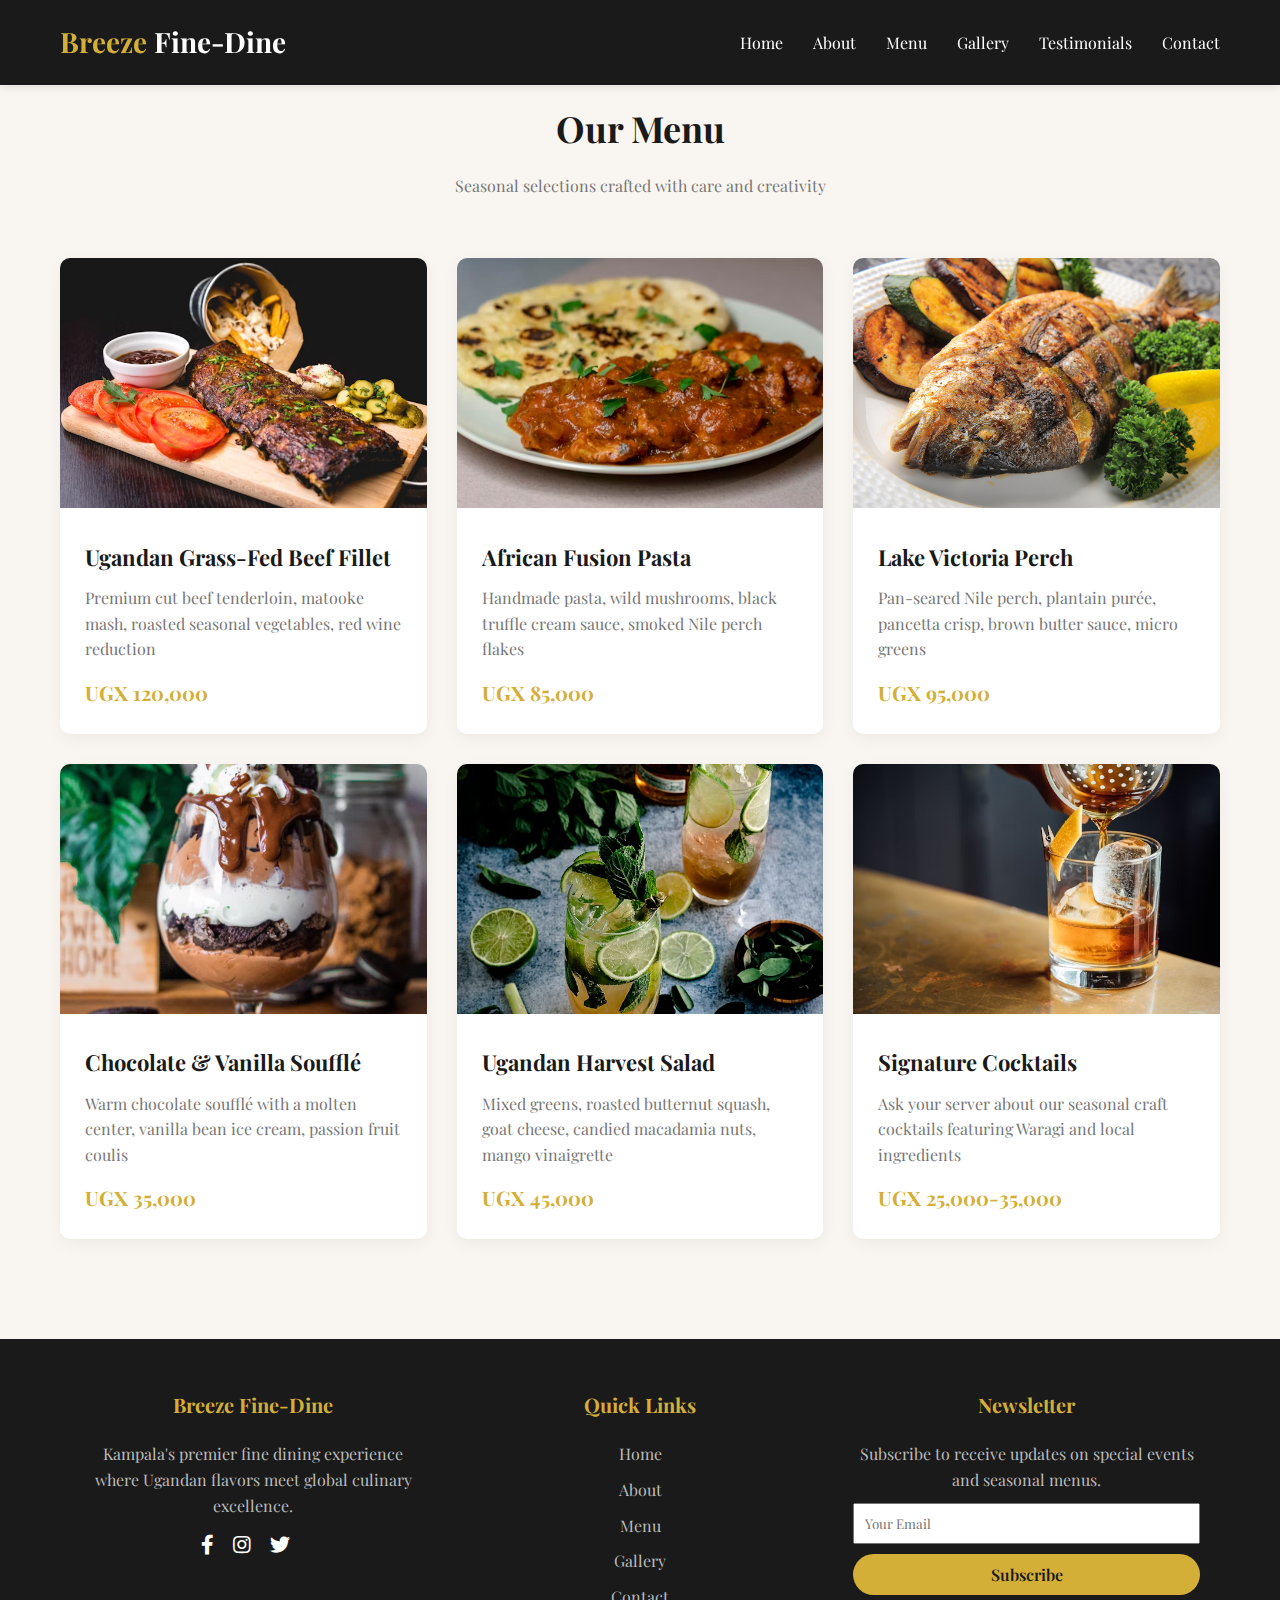
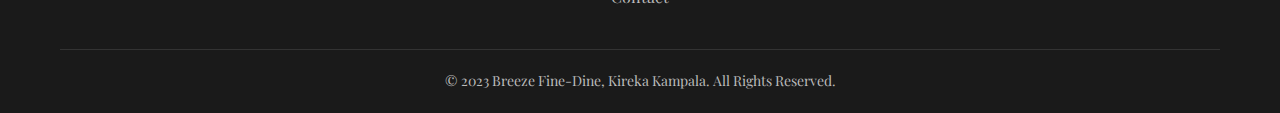
<file: menu.html>
<!DOCTYPE html>
<html lang="en">
  <head>
    <meta charset="UTF-8" />
    <meta name="viewport" content="width=device-width, initial-scale=1.0" />
    <title>menu</title>
    <link rel="stylesheet" href="style sheet.css" />
    <link
      href="https://fonts.googleapis.com/css2?family=Playfair+Display:wght@400;500;600;700&display=swap"
      rel="stylesheet"
    />
    <link
      rel="stylesheet"
      href="https://cdnjs.cloudflare.com/ajax/libs/font-awesome/5.15.3/css/all.min.css"
    />
    <link
      rel="shortcut icon"
      href="images/restaurant (1).png"
      type="image/x-icon"
    />
  </head>
  <body>
    <!-- Header -->
    <header>
      <div class="container header-container">
        <div class="logo">Breeze <span> Fine-Dine</span></div>
        <nav>
          <ul>
            <li><a href="home.html">Home</a></li>
            <li><a href="about.html">About</a></li>
            <li><a href="menu.html">Menu</a></li>
            <li><a href="gallery.html">Gallery</a></li>
            <li><a href="testimonials.html">Testimonials</a></li>
            <li><a href="contacts.html">Contact</a></li>
          </ul>
        </nav>
      </div>
    </header>

    <!-- Menu Section -->
    <section class="menu" id="menu">
      <div class="container">
        <div class="section-title">
          <h2>Our Menu</h2>
          <p>Seasonal selections crafted with care and creativity</p>
        </div>
        <div class="menu-items">
          <div class="menu-item">
            <img src="images/image1.avif" alt="Steak Dish" />
            <div class="menu-item-content">
              <h3>Ugandan Grass-Fed Beef Fillet</h3>
              <p>
                Premium cut beef tenderloin, matooke mash, roasted seasonal
                vegetables, red wine reduction
              </p>
              <div class="price">UGX 120,000</div>
            </div>
          </div>
          <div class="menu-item">
            <img src="images/image2.avif" alt="Pasta Dish" />
            <div class="menu-item-content">
              <h3>African Fusion Pasta</h3>
              <p>
                Handmade pasta, wild mushrooms, black truffle cream sauce,
                smoked Nile perch flakes
              </p>
              <div class="price">UGX 85,000</div>
            </div>
          </div>
          <div class="menu-item">
            <img src="images/fish 1.jpg" alt="Seafood Dish" />
            <div class="menu-item-content">
              <h3>Lake Victoria Perch</h3>
              <p>
                Pan-seared Nile perch, plantain purée, pancetta crisp, brown
                butter sauce, micro greens
              </p>
              <div class="price">UGX 95,000</div>
            </div>
          </div>
          <div class="menu-item">
            <img src="images/image3.avif" alt="Dessert" />
            <div class="menu-item-content">
              <h3>Chocolate & Vanilla Soufflé</h3>
              <p>
                Warm chocolate soufflé with a molten center, vanilla bean ice
                cream, passion fruit coulis
              </p>
              <div class="price">UGX 35,000</div>
            </div>
          </div>
          <div class="menu-item">
            <img src="images/image4.avif" alt="Salad" />
            <div class="menu-item-content">
              <h3>Ugandan Harvest Salad</h3>
              <p>
                Mixed greens, roasted butternut squash, goat cheese, candied
                macadamia nuts, mango vinaigrette
              </p>
              <div class="price">UGX 45,000</div>
            </div>
          </div>
          <div class="menu-item">
            <img src="images/image5.avif" alt="Cocktail" />
            <div class="menu-item-content">
              <h3>Signature Cocktails</h3>
              <p>
                Ask your server about our seasonal craft cocktails featuring
                Waragi and local ingredients
              </p>
              <div class="price">UGX 25,000-35,000</div>
            </div>
          </div>
        </div>
      </div>
    </section>

    <!-- Footer -->
    <footer>
      <div class="container">
        <div class="footer-content">
          <div class="footer-section">
            <h3>Breeze Fine-Dine</h3>
            <p>
              Kampala's premier fine dining experience where Ugandan flavors
              meet global culinary excellence.
            </p>
            <div class="social-icons">
              <a href="#"><i class="fab fa-facebook-f"></i></a>
              <a href="#"><i class="fab fa-instagram"></i></a>
              <a href="#"><i class="fab fa-twitter"></i></a>
            </div>
          </div>
          <div class="footer-section">
            <h3>Quick Links</h3>
            <a href="/home.html">Home</a>
            <a href="/about.html">About</a>
            <a href="/menu.html">Menu</a>
            <a href="/gallery.html">Gallery</a>
            <a href="/contacts.html">Contact</a>
          </div>
          <div class="footer-section">
            <h3>Newsletter</h3>
            <p>
              Subscribe to receive updates on special events and seasonal menus.
            </p>
            <form>
              <input
                type="email"
                placeholder="Your Email"
                style="padding: 10px; width: 100%; margin-bottom: 10px"
              />
              <button
                type="submit"
                class="btn"
                style="width: 100%; padding: 10px"
              >
                Subscribe
              </button>
            </form>
          </div>
        </div>
        <div class="copyright">
          <p>
            &copy; 2023 Breeze Fine-Dine, Kireka Kampala. All Rights Reserved.
          </p>
        </div>
      </div>
    </footer>
  </body>
</html>
</file>
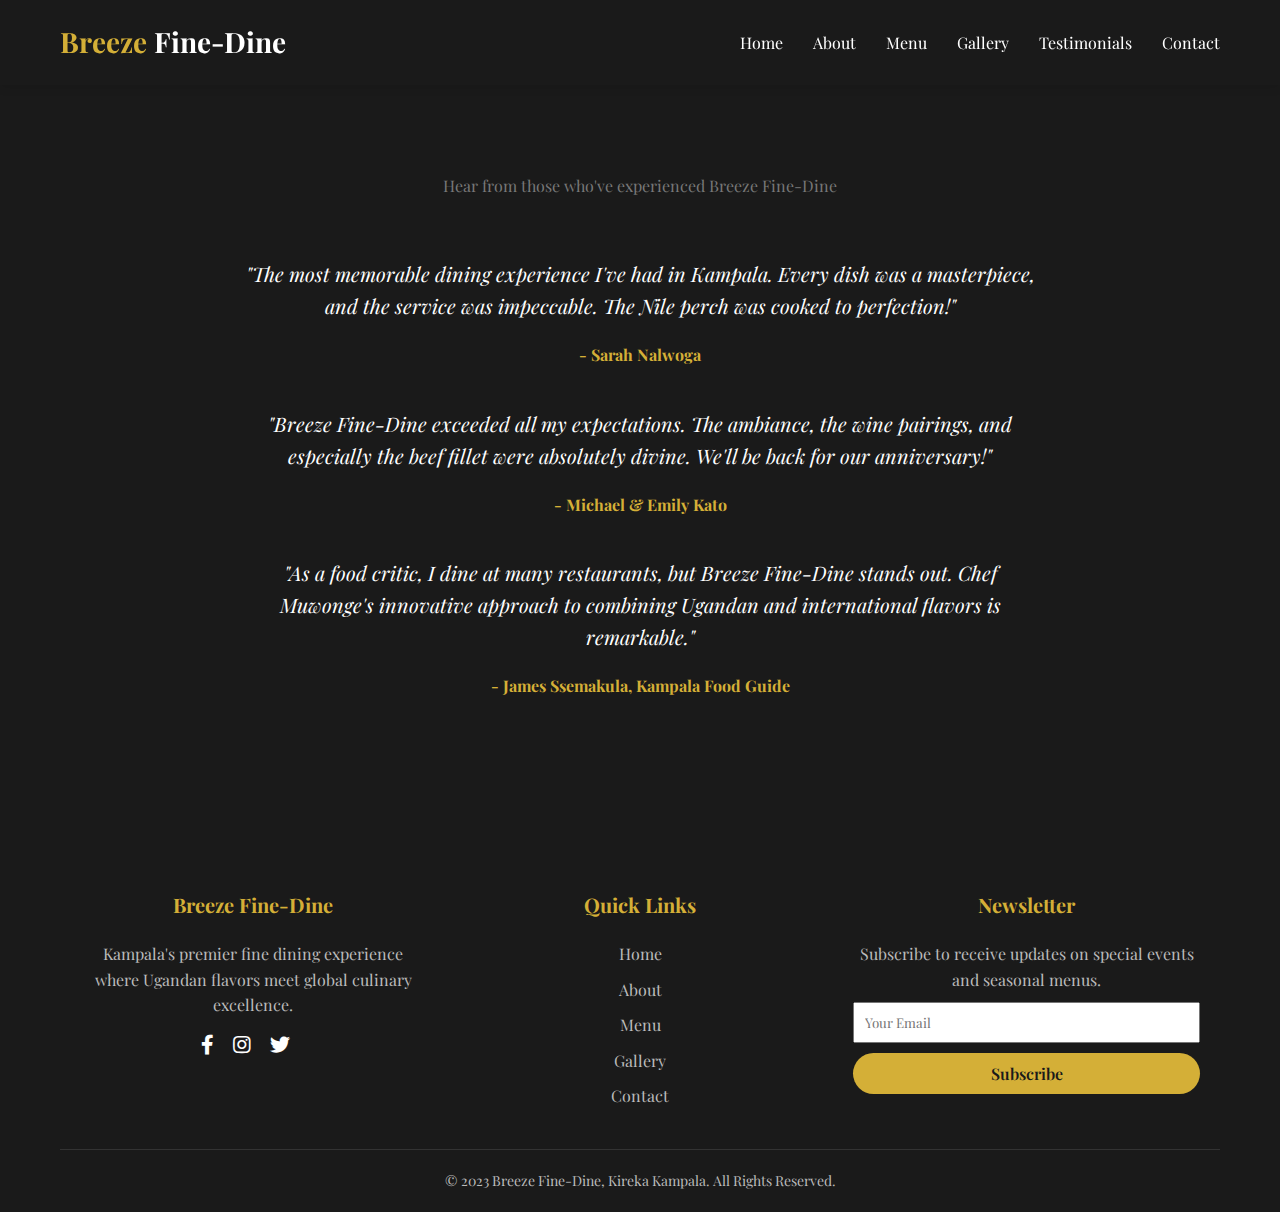
<file: testimonials.html>
<!DOCTYPE html>
<html lang="en">
  <head>
    <meta charset="UTF-8" />
    <meta name="viewport" content="width=device-width, initial-scale=1.0" />
    <title>testimonial</title>
    <link rel="stylesheet" href="style sheet.css" />
    <link
      href="https://fonts.googleapis.com/css2?family=Playfair+Display:wght@400;500;600;700&display=swap"
      rel="stylesheet"
    />
    <link
      rel="stylesheet"
      href="https://cdnjs.cloudflare.com/ajax/libs/font-awesome/5.15.3/css/all.min.css"
    />
    <link
      rel="shortcut icon"
      href="images/restaurant (1).png"
      type="image/x-icon"
    />
  </head>
  <body>
    <!-- Header -->
    <header>
      <div class="container header-container">
        <div class="logo">Breeze <span> Fine-Dine</span></div>
        <nav>
          <ul>
            <li><a href="home.html">Home</a></li>
            <li><a href="about.html">About</a></li>
            <li><a href="menu.html">Menu</a></li>
            <li><a href="gallery.html">Gallery</a></li>
            <li><a href="testimonials.html">Testimonials</a></li>
            <li><a href="contacts.html">Contact</a></li>
          </ul>
        </nav>
      </div>
    </header>

    <!-- Testimonials Section -->
    <section class="testimonials" id="testimonials">
      <div class="container">
        <div class="section-title">
          <h2>What Our Guests Say</h2>
          <p>Hear from those who've experienced Breeze Fine-Dine</p>
        </div>
        <div class="testimonial-container">
          <div class="testimonial">
            <p>
              "The most memorable dining experience I've had in Kampala. Every
              dish was a masterpiece, and the service was impeccable. The Nile
              perch was cooked to perfection!"
            </p>
            <div class="testimonial-author">- Sarah Nalwoga</div>
          </div>
          <div class="testimonial">
            <p>
              "Breeze Fine-Dine exceeded all my expectations. The ambiance, the
              wine pairings, and especially the beef fillet were absolutely
              divine. We'll be back for our anniversary!"
            </p>
            <div class="testimonial-author">- Michael & Emily Kato</div>
          </div>
          <div class="testimonial">
            <p>
              "As a food critic, I dine at many restaurants, but Breeze
              Fine-Dine stands out. Chef Muwonge's innovative approach to
              combining Ugandan and international flavors is remarkable."
            </p>
            <div class="testimonial-author">
              - James Ssemakula, Kampala Food Guide
            </div>
          </div>
        </div>
      </div>
    </section>

    <!-- Footer -->
    <footer>
      <div class="container">
        <div class="footer-content">
          <div class="footer-section">
            <h3>Breeze Fine-Dine</h3>
            <p>
              Kampala's premier fine dining experience where Ugandan flavors
              meet global culinary excellence.
            </p>
            <div class="social-icons">
              <a href="https://facebook.com"
                ><i class="fab fa-facebook-f"></i
              ></a>
              <a href="https://instagram.com.com"
                ><i class="fab fa-instagram"></i
              ></a>
              <a href="https://twitter.com"><i class="fab fa-twitter"></i></a>
            </div>
          </div>
          <div class="footer-section">
            <h3>Quick Links</h3>
            <a href="#home">Home</a>
            <a href="#about">About</a>
            <a href="#menu">Menu</a>
            <a href="#gallery">Gallery</a>
            <a href="#contact">Contact</a>
          </div>
          <div class="footer-section">
            <h3>Newsletter</h3>
            <p>
              Subscribe to receive updates on special events and seasonal menus.
            </p>
            <form>
              <input
                type="email"
                placeholder="Your Email"
                style="padding: 10px; width: 100%; margin-bottom: 10px"
              />
              <button
                type="submit"
                class="btn"
                style="width: 100%; padding: 10px"
              >
                Subscribe
              </button>
            </form>
          </div>
        </div>
        <div class="copyright">
          <p>
            &copy; 2023 Breeze Fine-Dine, Kireka Kampala. All Rights Reserved.
          </p>
        </div>
      </div>
    </footer>
  </body>
</html>
</file>
<file: style sheet.css>
/* Global Styles */
* {
  margin: 0;
  padding: 0;
  box-sizing: border-box;
  font-family: "Playfair Display", serif;
}

body {
  background-color: #f9f5f0;
  color: #333;
  line-height: 1.6;
}

.container {
  max-width: 1200px;
  margin: 0 auto;
  padding: 0 20px;
}

/* Header Styles */
header {
  background-color: #1a1a1a;
  color: #fff;
  padding: 20px 0;
  position: fixed;
  width: 100%;
  z-index: 1000;
  box-shadow: 0 2px 10px rgba(0, 0, 0, 0.1);
}

.header-container {
  display: flex;
  justify-content: space-between;
  align-items: center;
}

.logo {
  font-size: 28px;
  font-weight: 700;
  color: #d4af37;
}

.logo span {
  color: #fff;
}

nav ul {
  display: flex;
  list-style: none;
}

nav ul li {
  margin-left: 30px;
}

nav ul li a {
  color: #fff;
  text-decoration: none;
  font-size: 16px;
  transition: color 0.3s;
}

nav ul li a:hover {
  color: #d4af37;
}

/* Hero Section */
.hero {
  height: 100vh;
  background: linear-gradient(rgba(0, 0, 0, 0.6), rgba(0, 0, 0, 0.6)),
    url("images/image6.avif");
  background-size: cover;
  background-position: center;
  display: flex;
  align-items: center;
  text-align: center;
  color: #fff;
}

.hero-content {
  max-width: 800px;
  margin: 0 auto;
}

.hero h1 {
  font-size: 64px;
  margin-bottom: 20px;
  color: #d4af37;
}
span {
  color: #fff;
}

.hero p {
  font-size: 20px;
  margin-bottom: 30px;
}

.btn {
  display: inline-block;
  background-color: #d4af37;
  color: #1a1a1a;
  padding: 12px 30px;
  border: none;
  border-radius: 30px;
  font-size: 16px;
  font-weight: 600;
  text-decoration: none;
  transition: all 0.3s;
  cursor: pointer;
}

.btn:hover {
  background-color: #c9a227;
  transform: translateY(-3px);
  box-shadow: 0 10px 20px rgba(0, 0, 0, 0.1);
}

/* About Section */
.about {
  padding: 100px 0;
  background-color: #fff;
}

.section-title {
  text-align: center;
  margin-bottom: 60px;
}

.section-title h2 {
  font-size: 36px;
  color: #1a1a1a;
  margin-bottom: 15px;
}

.section-title p {
  color: #777;
  max-width: 700px;
  margin: 0 auto;
}

.about-content {
  display: flex;
  align-items: center;
  gap: 50px;
}

.about-text {
  flex: 1;
}

.about-text h3 {
  font-size: 28px;
  margin-bottom: 20px;
  color: #1a1a1a;
}

.about-text p {
  margin-bottom: 20px;
  color: #555;
}

.about-image {
  flex: 1;
}

.about-image img {
  width: 100%;
  border-radius: 10px;
  box-shadow: 0 10px 30px rgba(0, 0, 0, 0.1);
}

/* Menu Section */
.menu {
  padding: 100px 0;
  background-color: #f9f5f0;
}

.menu-items {
  display: grid;
  grid-template-columns: repeat(auto-fit, minmax(350px, 1fr));
  gap: 30px;
  margin-top: 50px;
}

.menu-item {
  background-color: #fff;
  border-radius: 10px;
  overflow: hidden;
  box-shadow: 0 5px 15px rgba(0, 0, 0, 0.05);
  transition: transform 0.3s;
}

.menu-item:hover {
  transform: translateY(-10px);
}

.menu-item img {
  width: 100%;
  height: 250px;
  object-fit: cover;
}

.menu-item-content {
  padding: 25px;
}

.menu-item-content h3 {
  font-size: 22px;
  margin-bottom: 10px;
  color: #1a1a1a;
}

.menu-item-content p {
  color: #777;
  margin-bottom: 15px;
}

.price {
  font-size: 20px;
  font-weight: 700;
  color: #d4af37;
}

/* Gallery Section */
.gallery {
  padding: 100px 0;
  background-color: #fff;
}

.gallery-container {
  display: grid;
  grid-template-columns: repeat(auto-fit, minmax(300px, 1fr));
  gap: 20px;
  margin-top: 50px;
}

.gallery-item {
  position: relative;
  overflow: hidden;
  border-radius: 10px;
  box-shadow: 0 5px 15px rgba(0, 0, 0, 0.1);
  height: 250px;
}

.gallery-item img {
  width: 100%;
  height: 100%;
  object-fit: cover;
  transition: transform 0.5s;
}

.gallery-item:hover img {
  transform: scale(1.1);
}

.gallery-caption {
  position: absolute;
  bottom: 0;
  left: 0;
  right: 0;
  background: rgba(0, 0, 0, 0.7);
  color: #fff;
  padding: 15px;
  transform: translateY(100%);
  transition: transform 0.3s;
}

.gallery-item:hover .gallery-caption {
  transform: translateY(0);
}
.iframe-div {
  width: 100%;
  display: flex;
  margin: 0px 0px 20px 0px;
  height: 50vh;
  background: #fff;
}
.iframe {
  margin: 0 auto;
  width: 1200px;
  max-width: 1200px;
}
.iframe iframe {
  width: 100%;
  height: 100%;
  border-radius: 20px;
}

/* Testimonials */
.testimonials {
  padding: 100px 0;
  background-color: #1a1a1a;
  color: #fff;
}

.testimonial-container {
  max-width: 800px;
  margin: 0 auto;
  text-align: center;
}

.testimonial {
  margin-bottom: 40px;
}

.testimonial p {
  font-size: 20px;
  font-style: italic;
  margin-bottom: 20px;
}

.testimonial-author {
  font-weight: 700;
  color: #d4af37;
}

/* Contact Section */
.contact {
  padding: 100px 0;
  background-color: #fff;
}

.contact-container {
  display: flex;
  gap: 50px;
}

.contact-info {
  flex: 1;
}

.contact-info h3 {
  font-size: 24px;
  margin-bottom: 20px;
  color: #1a1a1a;
}

.contact-info p {
  margin-bottom: 15px;
  color: #555;
}

.contact-info i {
  color: #d4af37;
  margin-right: 10px;
}

.contact-form {
  flex: 1;
}

.form-group {
  margin-bottom: 20px;
}

.form-group label {
  display: block;
  margin-bottom: 5px;
  font-weight: 600;
}

.form-group input,
.form-group textarea {
  width: 100%;
  padding: 12px;
  border: 1px solid #ddd;
  border-radius: 5px;
  font-size: 16px;
}

.form-group textarea {
  height: 150px;
}

/* Footer */
footer {
  background-color: #1a1a1a;
  color: #fff;
  padding: 50px 0 20px;
  text-align: center;
}

.footer-content {
  display: flex;
  justify-content: space-between;
  margin-bottom: 30px;
}

.footer-section {
  flex: 1;
  padding: 0 20px;
}

.footer-section h3 {
  font-size: 20px;
  margin-bottom: 20px;
  color: #d4af37;
}

.footer-section p,
.footer-section a {
  color: #bbb;
  margin-bottom: 10px;
  display: block;
  text-decoration: none;
}

.footer-section a:hover {
  color: #d4af37;
}

.social-icons a {
  display: inline-block;
  margin-right: 15px;
  color: #fff;
  font-size: 20px;
}

.copyright {
  border-top: 1px solid #333;
  padding-top: 20px;
  color: #bbb;
  font-size: 14px;
}

/* Responsive Styles */
@media (max-width: 768px) {
  .header-container {
    flex-direction: column;
  }

  nav ul {
    margin-top: 20px;
  }

  nav ul li {
    margin-left: 15px;
    margin-right: 15px;
  }

  .hero h1 {
    font-size: 48px;
  }

  .about-content {
    flex-direction: column;
  }

  .contact-container {
    flex-direction: column;
  }

  .footer-content {
    flex-direction: column;
  }

  .footer-section {
    margin-bottom: 30px;
  }

  .gallery-container {
    grid-template-columns: repeat(auto-fit, minmax(250px, 1fr));
  }
}
</file>
